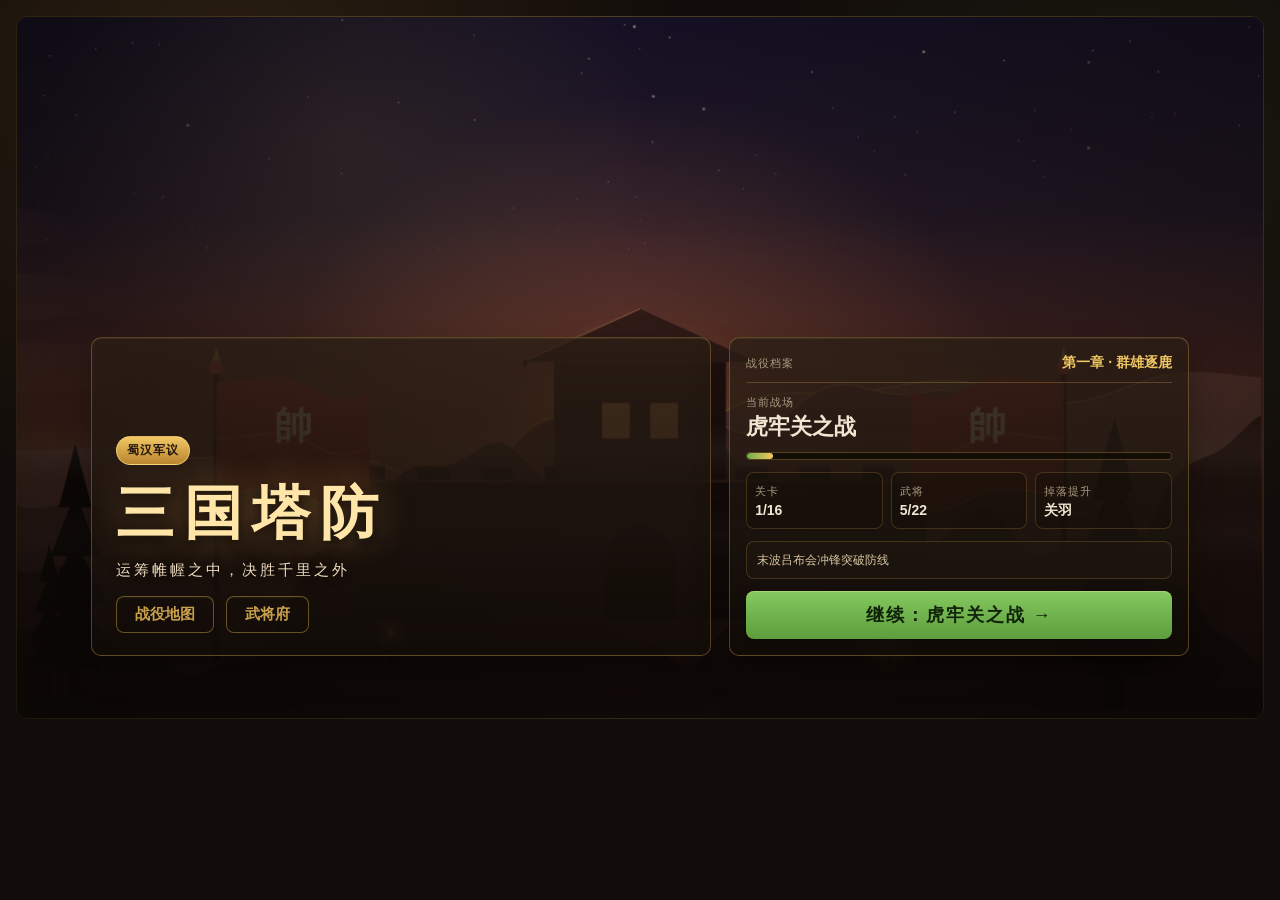
<file: index.html>
<!DOCTYPE html>
<html lang="zh-CN">
<head>
  <meta charset="UTF-8" />
  <meta name="viewport" content="width=device-width, initial-scale=1.0" />
  <title>三国塔防 · 虎牢关之战</title>
  <link rel="stylesheet" href="style.css?v=20260614-r61-walk-2frame" />
</head>
<body>
  <div id="app">

    <!-- ===== 场景：主界面（R19）===== -->
    <section id="sceneHome" class="scene">
      <canvas id="homeCanvas" class="home-bg" width="1280" height="720"></canvas>
      <div class="home-ui">
        <div class="home-command">
          <div class="home-primary">
            <span class="home-badge">蜀汉军议</span>
            <h1 class="home-title">三国塔防</h1>
            <p class="home-tagline">运筹帷幄之中，决胜千里之外</p>
            <div class="home-actions">
              <button id="homeStart" class="btn btn-ghost">战役地图</button>
              <button id="homeHeroes" class="btn btn-ghost">武将府</button>
            </div>
          </div>
          <div id="homeOverview" class="home-overview"></div>
        </div>
      </div>
    </section>

    <!-- ===== 场景：关卡选择（R19）===== -->
    <section id="sceneLevels" class="scene">
      <div class="scene-card levels-wrap">
        <h1 class="scene-title">三国塔防</h1>
        <p class="scene-sub">选择战场，运筹帷幄。</p>
        <div id="menuList" class="menu-list"></div>
        <div class="overlay-btns">
          <button id="levelsBack" class="btn btn-ghost">返回主界面</button>
          <button id="heroesBtn" class="btn btn-ghost">武将府</button>
        </div>
      </div>
    </section>

    <!-- ===== 场景：选将出战（R19）===== -->
    <section id="sceneDeck" class="scene">
      <div class="scene-card deck-card">
        <div class="deck-command">
          <div class="deck-command-main">
            <span class="deck-badge">出征军册</span>
            <h2 id="deckTitle">选将出战</h2>
            <p id="deckIntro" class="train-tip"></p>
          </div>
          <div id="deckMetrics" class="deck-metrics"></div>
        </div>
        <div class="deck-brief">
          <div id="deckIntel" class="level-intel"></div>
          <div id="deckSlots" class="deck-slots"></div>
        </div>
        <div class="deck-layout">
          <div class="deck-roster">
            <div class="deck-section-head">
              <span>军册</span>
              <b>点击卡片查看，点勾选入阵</b>
            </div>
            <div id="deckGrid" class="deck-grid"></div>
          </div>
          <aside class="deck-detail-wrap">
            <div class="deck-section-head">
              <span>将领档案</span>
              <b id="deckDetailState">待命</b>
            </div>
            <div id="deckDetail" class="deck-detail"></div>
          </aside>
        </div>
        <div class="deck-foot">
          <span id="deckCount" class="deck-count">已选 0/6</span>
          <div class="overlay-btns">
            <button id="deckStart" class="btn">出战</button>
            <button id="deckBack" class="btn btn-ghost">返回</button>
          </div>
        </div>
      </div>
    </section>

    <!-- ===== 场景：战斗（R19）：HUD + 战场 + 招贤馆 ===== -->
    <section id="sceneBattle" class="scene">
      <header id="hud">
        <div class="hud-left">
          <span class="hud-title">虎牢关之战</span>
          <div class="hud-resources">
            <span class="hud-item" data-kind="gold"><span class="hud-icon" aria-hidden="true"></span><span class="hud-copy">军粮 <b id="gold">0</b></span></span>
            <span class="hud-item" data-kind="hp"><span class="hud-icon" aria-hidden="true"></span><span class="hud-copy">城池 <b id="hp">0</b></span></span>
            <span class="hud-item" data-kind="wave"><span class="hud-icon" aria-hidden="true"></span><span class="hud-copy">波次 <b id="wave">0</b>/<b id="waveTotal">0</b></span></span>
          </div>
        </div>
        <div class="hud-actions">
          <button id="startBtn" class="btn">出战</button>
          <span class="skillbar">
            <button id="skillFire" class="skill-btn" data-skill="fire">
              <span class="sk-icon" aria-hidden="true"></span>
              <span class="sk-name">火计</span><span class="sk-cd"></span>
            </button>
            <button id="skillFort" class="skill-btn" data-skill="fort">
              <span class="sk-icon" aria-hidden="true"></span>
              <span class="sk-name">空城计</span><span class="sk-cd"></span>
            </button>
          </span>
        </div>
        <div class="hud-controls">
          <button id="pauseBtn" class="btn btn-sm">暂停</button>
          <button id="speedBtn" class="btn btn-sm">1x</button>
          <button id="muteBtn" class="btn btn-sm" title="音效开关">🔊</button>
          <button id="menuBtn" class="btn btn-sm">菜单</button>
        </div>
        <span id="speedHint" class="hud-hint"></span>
      </header>

      <div id="stage">
        <canvas id="game" width="960" height="600"></canvas>

        <aside id="shop">
          <h3>军令台 · 招贤</h3>
          <button id="recruitBtn" class="recruit-btn">
            <span class="rc-label">招贤</span>
            <span class="rc-cost" id="recruitCost">军粮 30</span>
          </button>
          <div id="candidates" class="candidates"></div>

          <div id="bondPanel" class="bond-panel">
            <div class="bond-title">羁绊</div>
            <div id="bondList" class="bond-list">未激活</div>
          </div>

          <div id="selInfo" class="sel-info">点击「招贤」抽取武将</div>
        </aside>
      </div>

      <!-- 战中结算弹窗：开战提示 / 通关 / 失败重试 -->
      <div id="overlay" class="overlay hidden">
        <div class="overlay-card" id="resultCard">
          <div id="ovBadge" class="result-badge">军报</div>
          <h2 id="ovTitle">三国塔防</h2>
          <p id="ovText" class="result-lead">守住虎牢关，击退董卓大军！</p>
          <div id="ovSummary" class="result-summary"></div>
          <div id="ovRewards" class="result-rewards"></div>
          <div id="ovNext" class="result-next"></div>
          <div class="overlay-btns">
            <button id="ovBtn" class="btn">开始</button>
            <button id="ovBtn2" class="btn btn-ghost hidden">返回主菜单</button>
          </div>
        </div>
      </div>
    </section>

    <!-- ===== 场景：武将府（R25-1）：列表 + 详情子视图 ===== -->
    <section id="sceneCodex" class="scene">
      <div class="scene-card codex-card">
        <div id="codexListView">
          <div class="codex-command">
            <div class="codex-command-main">
              <span class="codex-badge">将府军籍</span>
              <h2>武将府</h2>
              <p class="train-tip">查看武将素材、碎片、升级、被动与羁绊。</p>
            </div>
            <div id="codexMetrics" class="codex-metrics"></div>
          </div>
          <div class="codex-toolbar">
            <div class="codex-tools">
              <label>排序
                <select id="codexSort">
                  <option value="rarity">星级</option>
                  <option value="rank">等级</option>
                  <option value="owned">拥有</option>
                  <option value="arch">兵种</option>
                  <option value="name">姓名</option>
                </select>
              </label>
              <label>筛选
                <select id="codexFilter">
                  <option value="all">全部</option>
                  <option value="owned">已拥有</option>
                  <option value="locked">未拥有</option>
                  <option value="arch:spear">枪兵</option>
                  <option value="arch:archer">弓兵</option>
                  <option value="arch:strategist">谋士</option>
                </select>
              </label>
            </div>
          </div>
          <div class="codex-archive">
            <div class="codex-section-head"><span>武将军籍</span><b id="codexResultCount">0 名</b></div>
            <div id="codexHeroes" class="codex-list"></div>
          </div>
          <div class="bond-dossier">
            <div class="codex-section-head"><span>羁绊卷宗</span><b>上阵激活</b></div>
            <div id="codexBonds" class="codex-list"></div>
          </div>
          <button id="codexClose" class="btn">返回</button>
        </div>
        <div id="codexDetailView" class="hidden">
          <div class="detail-command">
            <div>
              <span class="codex-badge">将领档案</span>
              <h2>武将府</h2>
            </div>
            <button id="detailBackTop" class="btn btn-ghost">返回军籍</button>
          </div>
          <div id="detailBody"></div>
          <button id="detailBack" class="btn">返回武将府</button>
        </div>
      </div>
    </section>

  </div>

  <script src="data.js?v=20260614-r61-walk-2frame"></script>
  <script src="sprites.js?v=20260614-r61-walk-2frame"></script>
  <script src="audio.js?v=20260614-r61-walk-2frame"></script>
  <script src="game.js?v=20260614-r61-walk-2frame"></script>
</body>
</html>
</file>
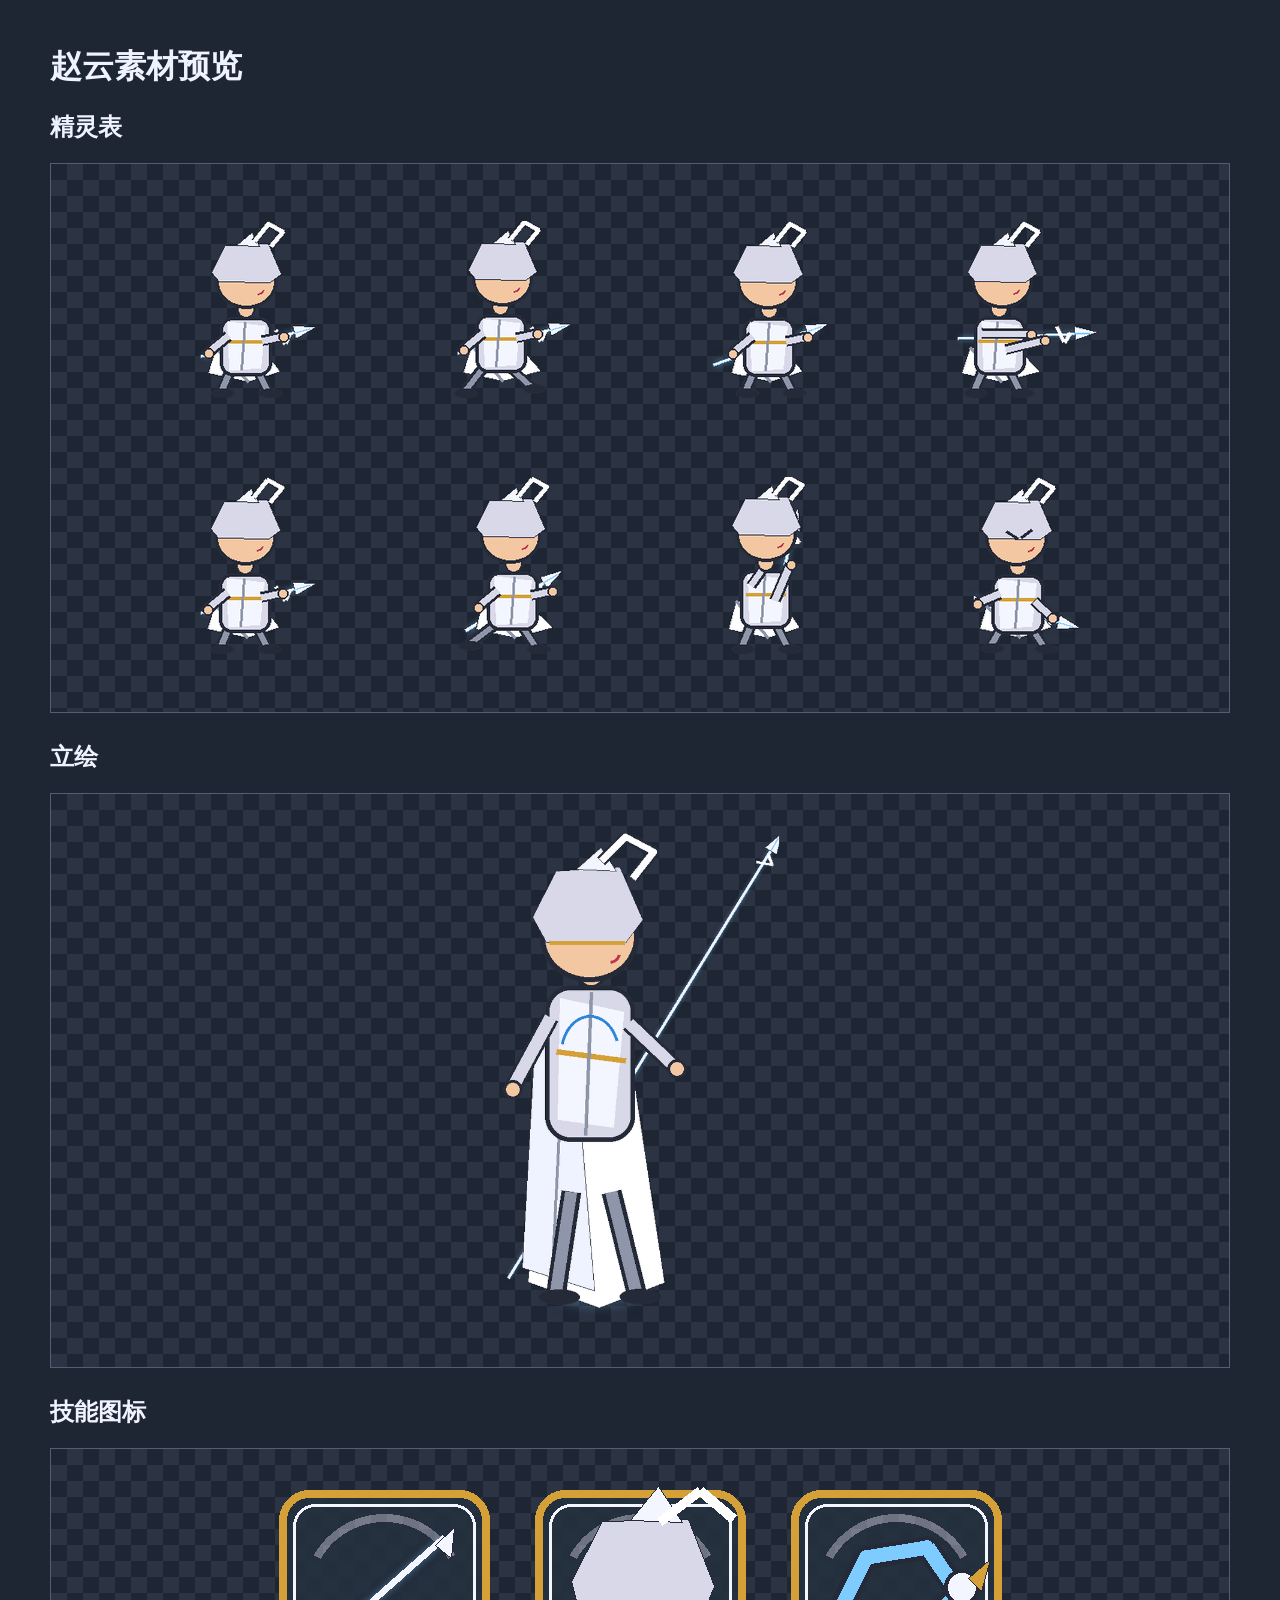
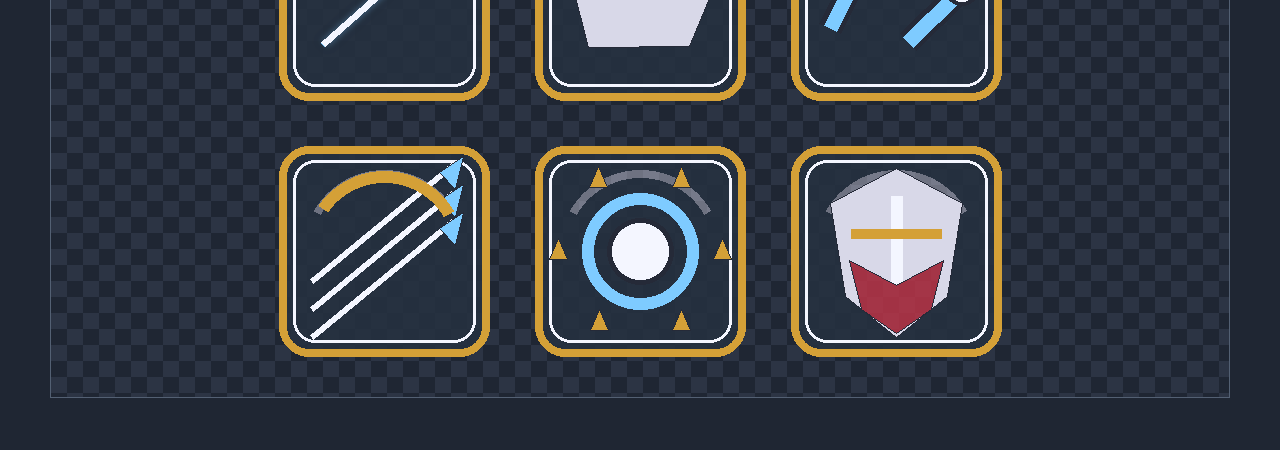
<file: 素材/赵云/preview.html>
<!doctype html>
<html lang="zh-CN">
<meta charset="utf-8">
<title>赵云素材预览</title>
<style>
  body { margin: 0; font-family: system-ui, sans-serif; background: #1f2633; color: #eef3ff; }
  main { max-width: 1180px; margin: 0 auto; padding: 24px; }
  section { margin-bottom: 28px; }
  .checker { padding: 18px; border: 1px solid #536073; background:
    linear-gradient(45deg, #2c3444 25%, transparent 25%),
    linear-gradient(-45deg, #2c3444 25%, transparent 25%),
    linear-gradient(45deg, transparent 75%, #2c3444 75%),
    linear-gradient(-45deg, transparent 75%, #2c3444 75%);
    background-size: 32px 32px; background-position: 0 0, 0 16px, 16px -16px, -16px 0;
  }
  img { max-width: 100%; image-rendering: auto; display: block; margin: 0 auto; }
  .small img { width: 384px; }
</style>
<main>
  <h1>赵云素材预览</h1>
  <section><h2>精灵表</h2><div class="checker"><img src="赵云精灵表.png" alt="赵云精灵表"></div></section>
  <section class="small"><h2>立绘</h2><div class="checker"><img src="赵云立绘.png" alt="赵云立绘"></div></section>
  <section><h2>技能图标</h2><div class="checker"><img src="赵云技能.png" alt="赵云技能"></div></section>
</main>
</html>
</file>
<file: style.css>
* { box-sizing: border-box; margin: 0; padding: 0; }

.hidden { display: none !important; }

:root {
  --bg: #1b1410;
  --panel: #2a201a;
  --panel-2: #34271e;
  --panel-3: #211812;
  --ink: #f0e6d2;
  --accent: #c8a04a;
  --accent-dark: #8a6d2f;
  --danger: #d4503a;
  --good: #6fae4a;
  --info: #7ec8ff;
  --skill: #9b83dc;
  --warn: #d99a45;
  --line: rgba(200,160,74,0.38);
}

body {
  background:
    radial-gradient(circle at 18% 8%, rgba(120,82,38,0.24), transparent 34%),
    radial-gradient(circle at 88% 18%, rgba(60,72,42,0.20), transparent 28%),
    #120d0a;
  color: var(--ink);
  font-family: "PingFang SC", "Microsoft YaHei", "Noto Sans CJK SC", sans-serif;
  display: flex;
  justify-content: center;
  padding: 16px;
  min-height: 100vh;
}

*::-webkit-scrollbar { width: 10px; height: 10px; }
*::-webkit-scrollbar-track { background: rgba(18,12,8,0.36); border-radius: 999px; }
*::-webkit-scrollbar-thumb {
  background: rgba(138,109,47,0.62);
  border: 2px solid rgba(18,12,8,0.36);
  border-radius: 999px;
}
*::-webkit-scrollbar-thumb:hover { background: rgba(200,160,74,0.72); }

#app {
  width: 1280px;
  max-width: 100%;
}

#hud {
  display: flex;
  align-items: center;
  justify-content: space-between;
  gap: 12px;
  flex-wrap: wrap;
  background: linear-gradient(180deg, rgba(62,45,30,0.96), rgba(33,24,18,0.98));
  border: 1px solid var(--line);
  border-radius: 10px;
  padding: 10px 12px;
  margin-bottom: 10px;
  box-shadow: 0 10px 24px rgba(0,0,0,0.22), inset 0 1px 0 rgba(255,230,170,0.08);
}

.hud-left, .hud-actions, .hud-controls, .hud-resources {
  display: flex;
  align-items: center;
  gap: 8px;
  min-width: 0;
}
.hud-left { flex: 1 1 360px; }
.hud-actions {
  flex: 0 1 auto;
  padding: 4px;
  background: rgba(18,12,8,0.22);
  border: 1px solid rgba(138,109,47,0.24);
  border-radius: 10px;
}
.hud-controls {
  flex: 0 0 auto;
  justify-content: flex-end;
  padding-left: 8px;
  border-left: 1px solid rgba(200,160,74,0.22);
}
.hud-resources { flex-wrap: wrap; }

.hud-title {
  min-width: 122px;
  flex-shrink: 0;
  padding: 4px 10px 4px 12px;
  border-left: 3px solid var(--accent);
  font-size: 18px;
  font-weight: 700;
  color: var(--accent);
  letter-spacing: 1px;
  line-height: 1.2;
}

.hud-item {
  display: flex;
  align-items: center;
  gap: 8px;
  min-width: 72px;
  padding: 6px 10px 6px 8px;
  background: rgba(18,12,8,0.34);
  border: 1px solid rgba(138,109,47,0.32);
  border-radius: 8px;
  font-size: 12px;
  color: #bcae90;
}
.hud-item b { display: block; color: #f1c763; font-size: 18px; line-height: 1.1; margin-top: 2px; }
.hud-icon {
  width: 28px;
  height: 28px;
  flex: 0 0 28px;
  background-image: url("assets/uiue/ui/resource_icons.png");
  background-size: 400% 400%;
  background-repeat: no-repeat;
  filter: drop-shadow(0 2px 3px rgba(0,0,0,0.36));
}
.hud-copy { min-width: 0; }
.hud-item[data-kind="gold"] { border-color: rgba(241,199,99,0.42); }
.hud-item[data-kind="gold"] b { color: #f1c763; }
.hud-item[data-kind="gold"] .hud-icon { background-position: 0 0; }
.hud-item[data-kind="hp"] { border-color: rgba(212,80,58,0.48); }
.hud-item[data-kind="hp"] b { color: #f08a73; }
.hud-item[data-kind="hp"] .hud-icon { background-position: 33.333% 0; }
.hud-item[data-kind="wave"] { border-color: rgba(126,200,255,0.44); }
.hud-item[data-kind="wave"] b { color: var(--info); }
.hud-item[data-kind="wave"] .hud-icon { background-position: 66.666% 0; }
.hud-hint {
  position: fixed;
  top: 18px;
  right: 18px;
  z-index: 20;
  min-height: 0;
  max-width: min(360px, calc(100vw - 36px));
  color: #f6dfad;
  font-size: 13px;
  line-height: 1.45;
  margin-left: 0;
  padding: 0;
  pointer-events: none;
  opacity: 0;
  transform: translateY(-6px);
  transition: opacity .16s ease, transform .16s ease;
}
.hud-hint:not(:empty) {
  opacity: 1;
  transform: translateY(0);
  padding: 9px 12px;
  background: linear-gradient(180deg, rgba(60,44,30,0.96), rgba(28,20,15,0.96));
  border: 1px solid rgba(241,199,99,0.45);
  border-radius: 8px;
  box-shadow: 0 12px 28px rgba(0,0,0,0.32), inset 0 1px 0 rgba(255,230,170,0.10);
}

.skillbar { display: flex; gap: 8px; }
.skill-btn {
  display: flex;
  flex-direction: column;
  align-items: center;
  justify-content: center;
  background: linear-gradient(180deg, #47336f, #2c2444);
  border: 1px solid #7963b5;
  border-radius: 8px;
  padding: 5px 10px;
  color: var(--ink);
  cursor: pointer;
  min-width: 82px;
  min-height: 66px;
  box-shadow: inset 0 1px 0 rgba(255,255,255,0.08);
}
.skill-btn:hover:not(:disabled) { border-color: #a08ad8; }
.skill-btn.armed { background: #6a5a9a; border-color: #c8b8f8; box-shadow: 0 0 8px #a08ad8; }
.skill-btn:disabled { background: #2a2438; border-color: #443a5a; color: #6a6080; cursor: default; }
.skill-btn[data-skill="fire"] { border-color: rgba(212,80,58,0.62); background: linear-gradient(180deg, #5a3026, #352018); }
.skill-btn[data-skill="fire"]:hover:not(:disabled) { border-color: #e07a5f; }
.skill-btn[data-skill="fort"] { border-color: rgba(155,131,220,0.66); background: linear-gradient(180deg, #47336f, #2c2444); }
.skill-btn[data-skill="fort"]:hover:not(:disabled) { border-color: #b69fe8; }
.skill-btn[data-skill="fire"].armed { box-shadow: 0 0 10px rgba(224,122,95,0.64); }
.skill-btn[data-skill="fort"].armed { box-shadow: 0 0 10px rgba(182,159,232,0.64); }
.sk-icon {
  width: 30px;
  height: 30px;
  flex: 0 0 30px;
  margin-bottom: 2px;
  background-size: contain;
  background-repeat: no-repeat;
  background-position: center;
  filter: drop-shadow(0 2px 4px rgba(0,0,0,0.36));
}
.skill-btn[data-skill="fire"] .sk-icon { background-image: url("assets/uiue/effects/fire_icon_256.png"); }
.skill-btn[data-skill="fort"] .sk-icon { background-image: url("assets/uiue/effects/fort_icon_256.png"); }
.sk-name { font-size: 14px; font-weight: 700; }
.sk-cd { font-size: 11px; color: #b8a8e8; min-height: 13px; }

.btn {
  background: linear-gradient(180deg, #dbb75c, #b98734);
  color: #2a1c08;
  border: none;
  border-radius: 8px;
  padding: 8px 18px;
  font-size: 15px;
  font-weight: 700;
  cursor: pointer;
  box-shadow: 0 8px 18px rgba(0,0,0,0.22), inset 0 1px 0 rgba(255,242,178,0.28);
  transition: transform .1s ease, box-shadow .1s ease, filter .1s ease, background .1s ease;
}
.btn:hover { background: linear-gradient(180deg, #e9c46a, #c6953d); filter: brightness(1.03); }
.btn:active { transform: translateY(1px); box-shadow: 0 4px 10px rgba(0,0,0,0.24), inset 0 1px 0 rgba(255,242,178,0.18); }
.btn:focus-visible, .skill-btn:focus-visible, .recruit-btn:focus-visible {
  outline: 2px solid rgba(241,199,99,0.72);
  outline-offset: 2px;
}
.btn:disabled { background: #6b5a3a; color: #9a8a72; cursor: default; box-shadow: none; transform: none; filter: none; }

.btn-sm { padding: 6px 12px; font-size: 13px; }
.btn-ghost {
  background: rgba(18,12,8,0.18);
  color: var(--accent);
  border: 1px solid rgba(138,109,47,0.72);
  box-shadow: inset 0 1px 0 rgba(255,230,170,0.05);
}
.btn-ghost:hover { background: rgba(200,160,74,0.12); }

.overlay-btns { display: flex; gap: 10px; justify-content: center; }

/* ===== 场景状态机（R19）：全屏互斥场景 ===== */
.scene { display: none; }
#sceneBattle.active { display: block; }
#sceneLevels.active, #sceneDeck.active, #sceneCodex.active { display: flex; justify-content: center; align-items: flex-start; padding: 24px 0 40px; }
.scene-card {
  width: 100%;
  background:
    linear-gradient(180deg, rgba(54,40,29,0.97), rgba(28,21,16,0.98));
  border: 1px solid var(--line);
  border-radius: 12px;
  padding: 22px 26px;
  text-align: center;
  max-height: 92vh;
  overflow-y: auto;
  box-shadow: 0 18px 42px rgba(0,0,0,0.30), inset 0 1px 0 rgba(255,230,170,0.08);
}
.levels-wrap { max-width: 1040px; }
.scene-title {
  color: #f1c763;
  font-size: 30px;
  font-weight: 800;
  letter-spacing: 4px;
  margin-bottom: 6px;
  text-shadow: 0 2px 12px rgba(0,0,0,0.45);
}
.scene-sub { color: #d8cdb8; font-size: 14px; margin-bottom: 18px; }

/* ===== 主界面 home（R19）===== */
#sceneHome { position: relative; overflow: hidden; border-radius: 12px; }
#sceneHome.active { display: block; }
.home-bg { width: 100%; height: auto; display: block; border-radius: 12px; border: 1px solid rgba(200,160,74,0.46); box-shadow: 0 18px 42px rgba(0,0,0,0.30); }
.home-ui {
  position: absolute;
  inset: 0;
  display: grid;
  align-items: end;
  padding: 5% 6%;
  pointer-events: none;
  background:
    linear-gradient(90deg, rgba(8,6,4,0.58), rgba(8,6,4,0.16) 48%, rgba(8,6,4,0.50)),
    radial-gradient(circle at 26% 18%, rgba(255,214,126,0.12), transparent 28%),
    linear-gradient(180deg, rgba(8,6,4,0.12), transparent 34%, rgba(8,6,4,0.42));
}
.home-ui button { pointer-events: auto; }
.home-command {
  display: grid;
  grid-template-columns: minmax(280px, 1fr) minmax(320px, 460px);
  gap: 18px;
  align-items: end;
  width: 100%;
  pointer-events: none;
}
.home-primary {
  padding: 22px 24px;
  align-self: stretch;
  display: flex;
  flex-direction: column;
  justify-content: flex-end;
  background: linear-gradient(180deg, rgba(42,30,21,0.78), rgba(18,12,8,0.76));
  border: 1px solid rgba(200,160,74,0.36);
  border-radius: 10px;
  box-shadow: 0 16px 34px rgba(0,0,0,0.32), inset 0 1px 0 rgba(255,230,170,0.08);
}
.home-primary, .home-report {
  pointer-events: auto;
}
.home-badge {
  width: fit-content;
  padding: 5px 10px;
  margin-bottom: 10px;
  color: #24170e;
  background: linear-gradient(180deg, #f1c763, #b9862f);
  border: 1px solid rgba(255,226,148,0.55);
  border-radius: 999px;
  font-size: 12px;
  font-weight: 800;
  letter-spacing: 1px;
}
.home-title {
  font-size: 58px;
  font-weight: 800;
  letter-spacing: 10px;
  color: #ffe6a8;
  text-shadow: 0 3px 14px rgba(0,0,0,0.85), 0 0 36px rgba(255,180,90,0.45);
}
.home-tagline {
  margin-top: 8px;
  max-width: 420px;
  font-size: 15px;
  letter-spacing: 3px;
  color: #f0dcc0;
  text-shadow: 0 1px 8px rgba(0,0,0,0.9);
}
.home-actions {
  display: flex;
  gap: 12px;
  align-items: center;
  justify-content: flex-start;
  flex-wrap: wrap;
  margin-top: 16px;
  pointer-events: auto;
}
.home-btn-main { font-size: 18px; padding: 12px 34px; letter-spacing: 2px; }
.home-overview { min-width: 0; align-self: stretch; }
.home-report {
  pointer-events: auto;
  background: linear-gradient(180deg, rgba(42,30,21,0.78), rgba(18,12,8,0.76));
  border: 1px solid rgba(200,160,74,0.36);
  border-radius: 10px;
  box-shadow: 0 16px 34px rgba(0,0,0,0.32), inset 0 1px 0 rgba(255,230,170,0.08);
  padding: 16px;
  display: flex;
  flex-direction: column;
  gap: 12px;
}
.hr-head {
  display: flex;
  justify-content: space-between;
  gap: 12px;
  align-items: center;
  padding-bottom: 10px;
  border-bottom: 1px solid rgba(200,160,74,0.30);
}
.hr-head span, .hr-current span, .home-metrics span {
  color: #a99a80;
  font-size: 11px;
  letter-spacing: 1px;
}
.hr-head b { color: #f1c763; font-size: 14px; }
.hr-current {
  display: flex;
  flex-direction: column;
  gap: 4px;
  text-align: left;
}
.hr-current strong {
  color: #f0e6d2;
  font-size: 22px;
  line-height: 1.2;
}
.hr-progress {
  appearance: none;
  -webkit-appearance: none;
  display: block;
  width: 100%;
  height: 8px;
  background: rgba(18,11,7,0.66);
  border: 1px solid rgba(138,109,47,0.52);
  border-radius: 999px;
  overflow: hidden;
}
.hr-progress::-webkit-progress-bar {
  background: rgba(18,11,7,0.66);
  border-radius: 999px;
}
.hr-progress::-webkit-progress-value {
  background: linear-gradient(90deg, #6fae4a, #f1c763);
  border-radius: 999px;
}
.hr-progress::-moz-progress-bar {
  background: linear-gradient(90deg, #6fae4a, #f1c763);
  border-radius: 999px;
}
.home-metrics {
  display: grid;
  grid-template-columns: repeat(3, minmax(0, 1fr));
  gap: 8px;
}
.home-metrics div {
  min-width: 0;
  padding: 8px;
  background: rgba(18,12,8,0.36);
  border: 1px solid rgba(138,109,47,0.36);
  border-radius: 8px;
}
.home-metrics b {
  display: block;
  margin-top: 3px;
  color: #f0e6d2;
  font-size: 14px;
  line-height: 1.25;
  overflow-wrap: anywhere;
}
.hr-intel {
  padding: 9px 10px;
  color: #d7c6a0;
  background: rgba(32,23,17,0.58);
  border: 1px solid rgba(138,109,47,0.36);
  border-radius: 8px;
  font-size: 12px;
  line-height: 1.55;
}
.ov-continue {
  background: linear-gradient(180deg, #85c95f, #5d9d3d);
  color: #10240a;
  align-self: stretch;
  justify-content: center;
}
.ov-continue:hover { background: linear-gradient(180deg, #93d86d, #67ad47); }

.menu-list {
  display: grid;
  grid-template-columns: repeat(2, minmax(0, 1fr));
  gap: 10px;
  margin-bottom: 20px;
  max-height: 62vh;
  overflow-y: auto;
  padding-right: 6px;
}
.menu-list.hidden { display: none; }
.chapter-head {
  grid-column: 1 / -1;
  text-align: left;
  font-size: 13px;
  font-weight: 700;
  letter-spacing: 1px;
  color: var(--accent);
  border-left: 3px solid var(--accent);
  padding: 2px 0 2px 8px;
  margin: 10px 0 2px;
}
.campaign-chapter {
  display: flex;
  align-items: center;
  justify-content: space-between;
  gap: 12px;
}
.campaign-chapter b {
  color: #9f9278;
  font-size: 12px;
  font-weight: 700;
}
.chapter-head:first-child { margin-top: 0; }
.chapter-head.locked { color: #9a8a72; border-left-color: #6a5a3a; }
.level-btn.boss { border-color: rgba(176,58,58,0.70); }
.level-btn.boss:hover:not(.locked) { border-color: #e05a4a; background: rgba(74,42,38,0.94); }
.level-btn .lv-boss { font-size: 12px; font-weight: 700; color: #e07a6a; }
.level-btn.locked .lv-boss { color: #8a6a64; }
.level-btn {
  display: grid;
  grid-template-rows: auto auto auto 1fr auto;
  gap: 9px;
  background: rgba(32,23,17,0.82);
  border: 1px solid rgba(138,109,47,0.64);
  border-radius: 8px;
  padding: 13px;
  color: var(--ink);
  cursor: pointer;
  font-size: 14px;
  text-align: left;
  box-shadow: inset 0 1px 0 rgba(255,230,170,0.05);
}
.level-btn:hover:not(.locked) { border-color: var(--accent); background: rgba(68,51,34,0.92); }
.campaign-card:hover:not(.locked) { transform: translateY(-1px); }
.camp-top {
  display: flex;
  align-items: center;
  justify-content: space-between;
  gap: 10px;
}
.camp-no {
  color: #9f9278;
  font-size: 12px;
  font-weight: 700;
}
.level-btn .lv-name {
  display: block;
  font-weight: 800;
  min-width: 0;
  color: #f0e6d2;
  font-size: 18px;
  line-height: 1.22;
  overflow-wrap: anywhere;
}
.level-btn .lv-tag {
  flex-shrink: 0;
  min-width: 58px;
  padding: 4px 8px;
  border-radius: 999px;
  background: rgba(200,160,74,0.12);
  border: 1px solid rgba(200,160,74,0.24);
  font-size: 12px;
  color: var(--accent);
  text-align: center;
}
.camp-tags {
  display: flex;
  flex-wrap: wrap;
  gap: 6px;
}
.camp-tags em, .camp-tags .lv-boss {
  font-style: normal;
  padding: 4px 7px;
  border-radius: 999px;
  background: rgba(200,160,74,0.10);
  border: 1px solid rgba(200,160,74,0.24);
  color: #d7c6a0;
  font-size: 11px;
  line-height: 1.1;
}
.camp-tags .lv-boss { color: #e07a6a; border-color: rgba(212,80,58,0.32); background: rgba(212,80,58,0.10); }
.camp-tags .lv-boss.muted { color: #9f9278; border-color: rgba(138,109,47,0.28); background: rgba(18,12,8,0.24); }
.camp-intel {
  display: grid;
  grid-template-columns: 1fr;
  gap: 6px;
}
.camp-intel span {
  display: block;
  min-width: 0;
  padding: 7px 8px;
  color: #cfc1a8;
  background: rgba(18,12,8,0.28);
  border: 1px solid rgba(138,109,47,0.30);
  border-radius: 7px;
  font-size: 12px;
  line-height: 1.45;
}
.camp-intel b {
  display: block;
  margin-bottom: 2px;
  color: #f1c763;
  font-size: 11px;
}
.camp-drop {
  display: block;
  color: #7ec8ff;
  font-size: 12px;
  line-height: 1.2;
}
.level-btn.locked { opacity: 0.54; cursor: default; }
.level-btn.locked .lv-tag { color: #9a8a72; border-color: rgba(120,92,70,0.36); background: rgba(120,92,70,0.10); }
.level-btn.cleared { border-color: rgba(111,174,74,0.46); }
.level-btn.cleared .lv-tag { color: var(--good); border-color: rgba(111,174,74,0.36); background: rgba(111,174,74,0.10); }
.level-btn.boss .lv-tag { color: #e07a6a; border-color: rgba(212,80,58,0.36); background: rgba(212,80,58,0.10); }

#stage {
  display: grid;
  grid-template-columns: minmax(0, 960px) 260px;
  justify-content: center;
  gap: 14px;
  align-items: start;
  width: 100%;
  padding: 14px;
  background:
    linear-gradient(180deg, rgba(50,37,26,0.94), rgba(24,18,14,0.96)),
    var(--panel-3);
  border: 1px solid var(--line);
  border-radius: 12px;
  box-shadow: 0 18px 42px rgba(0,0,0,0.28), inset 0 1px 0 rgba(255,230,170,0.07);
}

#game {
  display: block;
  width: 100%;
  max-width: 960px;
  height: auto !important;
  aspect-ratio: 960 / 600;
  align-self: start;
  justify-self: stretch;
  background: #120e0a;
  border: 1px solid rgba(200,160,74,0.42);
  border-radius: 8px;
  cursor: crosshair;
  box-shadow:
    0 8px 22px rgba(0,0,0,0.28),
    inset 0 0 0 1px rgba(255,235,180,0.06);
}

#shop {
  width: 260px;
  min-width: 0;
  max-height: calc(100vh - 116px);
  overflow-y: auto;
  background:
    linear-gradient(180deg, rgba(54,39,28,0.98), rgba(30,22,17,0.98));
  border: 1px solid var(--line);
  border-radius: 10px;
  padding: 12px;
  display: flex;
  flex-direction: column;
  gap: 12px;
  box-shadow: inset 0 1px 0 rgba(255,230,170,0.08);
}
#shop h3 {
  color: var(--accent);
  font-size: 18px;
  line-height: 1.2;
  padding-bottom: 8px;
  border-bottom: 1px solid rgba(200,160,74,0.28);
}

.tower-btn {
  display: flex;
  flex-direction: column;
  gap: 2px;
  background: rgba(32,23,17,0.82);
  border: 1px solid rgba(138,109,47,0.58);
  border-radius: 8px;
  padding: 10px;
  color: var(--ink);
  cursor: pointer;
  text-align: left;
}
.tower-btn:hover { border-color: var(--accent); }
.tower-btn.active { border-color: var(--accent); background: rgba(68,51,34,0.92); }
.tw-name { font-size: 15px; font-weight: 700; }
.tw-desc { font-size: 12px; color: #b8a888; }
.tw-cost { font-size: 12px; color: var(--accent); }
.tw-fac {
  font-style: normal;
  font-size: 11px;
  background: rgba(200,160,74,0.74);
  color: #1b1410;
  border-radius: 999px;
  padding: 1px 5px;
  margin-left: 4px;
  vertical-align: middle;
}

/* 招贤馆 */
.recruit-btn {
  display: flex;
  align-items: center;
  justify-content: space-between;
  gap: 12px;
  background: linear-gradient(180deg, #e4bd60, #b9862f);
  color: #2a1c08;
  border: none;
  border-radius: 8px;
  padding: 12px 14px;
  cursor: pointer;
  box-shadow: 0 8px 18px rgba(0,0,0,0.22), inset 0 1px 0 rgba(255,242,178,0.35);
}
.recruit-btn:hover:not(:disabled) { background: linear-gradient(180deg, #f0cc74, #c6953d); }
.recruit-btn:disabled { background: #6b5a3a; color: #9a8a72; cursor: default; }
.rc-label { font-size: 16px; font-weight: 700; }
.rc-cost { font-size: 13px; }

.candidates { display: flex; flex-direction: column; gap: 8px; min-height: 4px; }
.cand-portrait {
  width: 58px;
  height: 72px;
  object-fit: contain;
  object-position: center bottom;
  margin: 0;
  background: transparent;
  display: block;
}
.cand-portrait.hero-fallback { width: 54px; height: 66px; border-radius: 7px; }
.cand-card {
  display: grid;
  grid-template-columns: 62px minmax(0, 1fr);
  grid-template-areas:
    "portrait top"
    "portrait trait"
    "portrait cost";
  column-gap: 10px;
  row-gap: 3px;
  align-items: center;
  min-height: 88px;
  background: rgba(32,23,17,0.82);
  border: 1px solid rgba(138,109,47,0.72);
  border-radius: 8px;
  padding: 8px;
  color: var(--ink);
  cursor: pointer;
  text-align: left;
}
.cand-card:hover:not(.cant) { border-color: var(--accent); background: rgba(68,51,34,0.92); }
.cand-card[data-state="upgrade"] { border-color: rgba(111,174,74,0.72); }
.cand-card[data-state="deploy"] { border-color: rgba(126,200,255,0.44); }
.cand-card[data-state="short"] { border-color: rgba(212,80,58,0.42); }
.cand-card.cant { opacity: 0.62; cursor: default; }
.cand-card .cand-portrait { grid-area: portrait; justify-self: center; }
.cand-top { grid-area: top; display: flex; align-items: center; gap: 6px; min-width: 0; }
.cand-name { font-size: 15px; font-weight: 700; overflow: hidden; text-overflow: ellipsis; white-space: nowrap; min-width: 0; }
.cand-star { font-size: 11px; color: #e8c84a; flex-shrink: 0; }
.cand-trait { grid-area: trait; font-size: 12px; color: #b8a888; }
.cand-cost {
  grid-area: cost;
  font-size: 12px;
  color: var(--accent);
  padding: 2px 0;
}
.cand-cost.up { color: #6fae4a; }
.cand-card[data-state="deploy"] .cand-cost { color: var(--info); }
.cand-card[data-state="short"] .cand-cost { color: #e08a75; }

.bond-panel {
  background: rgba(32,23,17,0.74);
  border: 1px solid rgba(138,109,47,0.62);
  border-radius: 8px;
  padding: 10px;
}
.bond-title { font-size: 13px; color: var(--accent); font-weight: 700; margin-bottom: 4px; }
.bond-list { font-size: 12px; line-height: 1.6; color: #8a7a62; }
.bond-list .on { color: #6fae4a; font-weight: 700; }

.sel-info {
  margin-top: auto;
  font-size: 13px;
  color: #b8a888;
  line-height: 1.6;
  background: rgba(18,12,8,0.36);
  border: 1px solid rgba(138,109,47,0.46);
  border-radius: 8px;
  padding: 10px;
}
.sel-card { display: flex; flex-direction: column; gap: 7px; }
.sel-k {
  color: var(--accent);
  font-size: 12px;
  font-weight: 700;
  letter-spacing: 1px;
}
.sel-name {
  color: #f0e6d2;
  font-size: 16px;
  font-weight: 800;
  line-height: 1.25;
}
.sel-name span { color: #e8c84a; font-size: 12px; font-weight: 700; }
.sel-sub { color: #b8a888; font-size: 12px; line-height: 1.45; }
.sel-stats {
  display: grid;
  grid-template-columns: repeat(3, minmax(0, 1fr));
  gap: 6px;
}
.sel-stats span {
  min-width: 0;
  padding: 6px 7px;
  background: rgba(18,12,8,0.36);
  border: 1px solid rgba(138,109,47,0.36);
  border-radius: 6px;
  color: #9f9278;
  font-size: 11px;
}
.sel-stats b {
  display: block;
  color: #f1c763;
  font-size: 14px;
  line-height: 1.2;
  margin-top: 2px;
}
.sel-tags { display: flex; flex-wrap: wrap; gap: 5px; }
.sel-tags em {
  font-style: normal;
  color: #d7c6a0;
  background: rgba(74,58,42,0.72);
  border: 1px solid rgba(138,109,47,0.46);
  border-radius: 999px;
  padding: 3px 7px;
  font-size: 11px;
  line-height: 1.15;
}
.sel-action {
  color: #f1c763;
  background: rgba(200,160,74,0.10);
  border: 1px solid rgba(200,160,74,0.24);
  border-radius: 6px;
  padding: 6px 8px;
  font-size: 12px;
}
.sel-card.pending .sel-action { color: #7ec8ff; border-color: rgba(126,200,255,0.28); background: rgba(126,200,255,0.08); }
.sel-card.empty .sel-name { color: #d7c6a0; }

.overlay {
  position: fixed;
  inset: 0;
  background:
    radial-gradient(circle at 50% 42%, rgba(120,82,38,0.18), transparent 34%),
    rgba(0, 0, 0, 0.72);
  display: flex;
  align-items: center;
  justify-content: center;
  padding: 18px;
  z-index: 30;
  backdrop-filter: blur(2px);
}
.overlay.hidden { display: none; }
/* R21：结算卡入场动画（过场结束后揭示） */
@keyframes cutReveal {
  0% { opacity: 0; transform: scale(0.82) translateY(12px); }
  100% { opacity: 1; transform: scale(1) translateY(0); }
}
.overlay.cut-reveal .overlay-card { animation: cutReveal 0.42s cubic-bezier(0.22, 1.2, 0.36, 1) both; }
.overlay-card {
  width: min(560px, 100%);
  background:
    linear-gradient(180deg, rgba(58,42,29,0.98), rgba(24,18,14,0.98));
  border: 1px solid rgba(241,199,99,0.55);
  border-radius: 12px;
  padding: 28px 32px;
  text-align: center;
  box-shadow: 0 24px 60px rgba(0,0,0,0.42), inset 0 1px 0 rgba(255,230,170,0.10);
}
.result-badge {
  display: inline-flex;
  align-items: center;
  justify-content: center;
  min-width: 58px;
  height: 24px;
  padding: 0 10px;
  margin-bottom: 10px;
  color: #24170e;
  background: linear-gradient(180deg, #f1c763, #b9862f);
  border: 1px solid rgba(255,226,148,0.55);
  border-radius: 999px;
  font-weight: 800;
  font-size: 12px;
  letter-spacing: 1px;
}
.overlay-card[data-tone="lose"] .result-badge {
  color: #f7e6d0;
  background: linear-gradient(180deg, #9f3f34, #5a201c);
  border-color: rgba(230,104,82,0.55);
}
.overlay-card[data-tone="intro"] .result-badge {
  color: #ecf5ff;
  background: linear-gradient(180deg, #39779f, #23465f);
  border-color: rgba(126,200,255,0.50);
}
.overlay-card h2 {
  color: #f1c763;
  font-size: 28px;
  line-height: 1.2;
  letter-spacing: 2px;
  margin-bottom: 12px;
  padding-bottom: 10px;
  border-bottom: 1px solid rgba(200,160,74,0.30);
}
.overlay-card p,
.result-lead {
  font-size: 15px;
  line-height: 1.75;
  margin-bottom: 14px;
  color: #d8cdb8;
}
.result-summary {
  display: grid;
  grid-template-columns: repeat(3, minmax(0, 1fr));
  gap: 8px;
  margin: 0 0 12px;
}
.result-summary:empty { display: none; }
.result-stat {
  min-width: 0;
  padding: 9px 8px;
  background: rgba(18,12,8,0.36);
  border: 1px solid rgba(138,109,47,0.42);
  border-radius: 8px;
}
.result-stat span {
  display: block;
  color: #9f9278;
  font-size: 11px;
  line-height: 1.2;
}
.result-stat b {
  display: block;
  color: #f0e6d2;
  font-size: 15px;
  line-height: 1.25;
  margin-top: 4px;
  overflow-wrap: anywhere;
}
.result-rewards {
  display: flex;
  flex-wrap: wrap;
  justify-content: center;
  gap: 8px;
  min-height: 34px;
  margin: 0 0 12px;
}
.reward-chip {
  display: inline-flex;
  align-items: center;
  gap: 7px;
  min-height: 32px;
  padding: 6px 10px;
  background: rgba(200,160,74,0.12);
  border: 1px solid rgba(241,199,99,0.36);
  border-radius: 8px;
  color: #d8cdb8;
  font-size: 12px;
}
.reward-chip b { color: #f1c763; font-size: 13px; }
.reward-empty {
  width: 100%;
  padding: 8px 10px;
  color: #8f826d;
  background: rgba(18,12,8,0.24);
  border: 1px dashed rgba(138,109,47,0.36);
  border-radius: 8px;
  font-size: 12px;
}
.result-rewards.empty .reward-empty { display: block; }
.result-next {
  margin: 0 0 18px;
  padding: 9px 12px;
  color: #d7c6a0;
  background: rgba(32,23,17,0.58);
  border: 1px solid rgba(138,109,47,0.42);
  border-radius: 8px;
  font-size: 13px;
  line-height: 1.55;
}
.result-next.hidden { display: none; }
.overlay-card[data-tone="win"] {
  border-color: rgba(241,199,99,0.64);
  box-shadow: 0 24px 60px rgba(0,0,0,0.42), 0 0 36px rgba(200,160,74,0.16), inset 0 1px 0 rgba(255,230,170,0.10);
}
.overlay-card[data-tone="lose"] {
  border-color: rgba(190,74,58,0.62);
  box-shadow: 0 24px 60px rgba(0,0,0,0.45), 0 0 36px rgba(190,74,58,0.14), inset 0 1px 0 rgba(255,230,170,0.08);
}
.overlay-card .overlay-btns { padding-top: 2px; }

/* 图鉴 / 武将府 */
.codex-card { width: min(1040px, 94vw); max-width: 1040px; max-height: 90vh; overflow-y: auto; text-align: left; }
.codex-command {
  display: grid;
  grid-template-columns: minmax(0, 1fr) minmax(360px, 0.9fr);
  gap: 14px;
  align-items: stretch;
  margin-bottom: 12px;
}
.codex-command-main,
.detail-command {
  border: 1px solid rgba(138,109,47,0.42);
  border-radius: 8px;
  background: linear-gradient(180deg, rgba(32,23,17,0.76), rgba(18,12,8,0.44));
}
.codex-command-main { padding: 14px 16px; }
.codex-badge {
  display: inline-flex;
  align-items: center;
  height: 22px;
  padding: 0 8px;
  border: 1px solid rgba(200,160,74,0.36);
  border-radius: 999px;
  color: #d8b25c;
  background: rgba(200,160,74,0.10);
  font-size: 12px;
  font-weight: 800;
}
.codex-card h2 {
  color: #f1c763;
  font-size: 28px;
  margin: 8px 0 5px;
}
.codex-metrics {
  display: grid;
  grid-template-columns: repeat(5, minmax(0, 1fr));
  gap: 8px;
}
.codex-metrics div {
  min-height: 62px;
  padding: 9px 10px;
  border: 1px solid rgba(138,109,47,0.42);
  border-radius: 8px;
  background: rgba(18,12,8,0.34);
}
.codex-metrics span {
  display: block;
  color: #9f9278;
  font-size: 11px;
  margin-bottom: 5px;
}
.codex-metrics b {
  color: #f0dfb8;
  font-size: 17px;
}
.codex-toolbar,
.codex-archive,
.bond-dossier {
  border: 1px solid rgba(138,109,47,0.42);
  border-radius: 8px;
  background: rgba(18,12,8,0.22);
  padding: 10px;
  margin-bottom: 12px;
}
.codex-section-head {
  display: flex;
  align-items: center;
  justify-content: space-between;
  gap: 10px;
  margin-bottom: 9px;
  color: #d8b25c;
  font-weight: 800;
}
.codex-section-head b {
  color: #9f9278;
  font-size: 12px;
  font-weight: 700;
}
.codex-h {
  color: var(--accent);
  font-size: 17px;
  margin: 16px 0 8px;
  border-bottom: 1px solid rgba(200,160,74,0.30);
  padding-bottom: 6px;
}
.codex-tools {
  display: flex;
  gap: 10px;
  align-items: center;
  flex-wrap: wrap;
  margin: 0;
  padding: 0;
  background: transparent;
  border: 0;
  border-radius: 0;
}
.codex-tools label {
  display: flex;
  align-items: center;
  gap: 6px;
  color: #b8a888;
  font-size: 13px;
}
.codex-tools select {
  min-width: 92px;
  background: rgba(18,12,8,0.82);
  border: 1px solid rgba(138,109,47,0.72);
  border-radius: 8px;
  color: #f0e6d2;
  padding: 6px 8px;
  font: inherit;
}
.codex-list { display: flex; flex-direction: column; gap: 8px; margin-bottom: 8px; }
.codex-empty { color: #9a8a72; text-align: center; padding: 18px 0; }
.codex-row {
  display: flex;
  align-items: center;
  gap: 10px;
  background: rgba(32,23,17,0.82);
  border: 1px solid rgba(138,109,47,0.58);
  border-radius: 8px;
  padding: 9px 12px;
  box-shadow: inset 0 1px 0 rgba(255,230,170,0.04);
}
.codex-row.hero-row {
  display: grid;
  grid-template-columns: auto minmax(0, 1fr) auto auto auto;
}
.codex-row.hero-row[data-state="upgradable"] { border-color: rgba(111,174,74,0.50); }
.codex-row.hero-row[data-state="recruitable"] { border-color: rgba(126,200,255,0.48); }
.codex-row.hero-row[data-state="maxed"] { border-color: rgba(200,160,74,0.42); }
.cx-portrait {
  width: 46px; height: 58px;
  object-fit: contain;
  object-position: center bottom;
  flex-shrink: 0;
  background: transparent;
  display: block;
}
.hero-fallback {
  position: relative; display: block; flex-shrink: 0; overflow: hidden;
  background:
    radial-gradient(circle at 50% 30%, color-mix(in srgb, var(--hero-color) 65%, #f0d8a0), transparent 30%),
    linear-gradient(150deg, color-mix(in srgb, var(--hero-color) 70%, #1b1410), #18120f);
  border: 1px solid color-mix(in srgb, var(--hero-color) 75%, #d8b25c);
  box-shadow: inset 0 0 0 1px rgba(255,255,255,.08);
  color: #f7e9c6;
}
.hero-fallback::before {
  content: ""; position: absolute; left: 50%; top: 39%; width: 42%; aspect-ratio: 1;
  transform: translate(-50%, -50%); border-radius: 50%; background: #f0c69a;
  box-shadow: 0 18px 0 10px color-mix(in srgb, var(--hero-color) 74%, #261914);
}
.hero-fallback::after {
  content: ""; position: absolute; left: 50%; top: 24%; width: 54%; height: 20%;
  transform: translateX(-50%); border-radius: 50% 50% 20% 20%; background: color-mix(in srgb, var(--hero-color) 80%, #24130e);
}
.hf-mark {
  position: absolute; left: 4px; top: 4px; z-index: 1; font-size: 10px; line-height: 1;
  background: rgba(20,12,8,.68); border-radius: 3px; padding: 2px 3px;
}
.hf-name {
  position: absolute; left: 50%; bottom: 12px; z-index: 1; transform: translateX(-50%);
  font-size: 20px; font-weight: 800; text-shadow: 0 1px 2px #000;
}
.hf-star {
  position: absolute; left: 0; right: 0; bottom: 2px; z-index: 1; text-align: center;
  font-size: 8px; color: #f1d66c; letter-spacing: 0;
}
.cx-main { flex: 1; min-width: 0; }
.codex-row .cx-name { font-weight: 700; font-size: 16px; margin-right: 5px; }
.codex-row .cx-star { color: #e8c84a; font-size: 12px; margin-right: 5px; }
.codex-row .cx-fac { font-size: 11px; background: rgba(200,160,74,0.74); color: #1b1410; border-radius: 999px; padding: 1px 6px; }
.codex-row .cx-desc { font-size: 12px; color: #b8a888; margin: 2px 0 4px; }
.codex-row .cx-progress { font-size: 12px; color: #7ec8ff; min-width: 118px; text-align: right; }
.codex-row .cx-state {
  min-width: 58px;
  padding: 4px 7px;
  border-radius: 999px;
  text-align: center;
  font-size: 12px;
  color: #d8cdb8;
  border: 1px solid rgba(138,109,47,0.36);
  background: rgba(74,58,42,0.42);
}
.codex-row[data-state="upgradable"] .cx-state { color: var(--good); border-color: rgba(111,174,74,0.34); background: rgba(111,174,74,0.10); }
.codex-row[data-state="recruitable"] .cx-state { color: var(--info); border-color: rgba(126,200,255,0.28); background: rgba(126,200,255,0.08); }
.codex-row[data-state="locked"] .cx-state { color: #9a8a72; }
.codex-row .cx-cost {
  font-size: 12px;
  color: var(--accent);
  min-width: 54px;
  text-align: center;
  padding: 4px 7px;
  border: 1px solid rgba(200,160,74,0.24);
  border-radius: 999px;
  background: rgba(200,160,74,0.10);
}
.codex-row .cx-hint {
  font-size: 11px;
  color: #9a8a72;
  min-width: 0;
  text-align: right;
  line-height: 1.35;
  white-space: nowrap;
}
.codex-card .btn { display: block; margin: 16px auto 0; }
.hero-tags { display: flex; flex-wrap: wrap; gap: 4px; }
.hero-tags em {
  font-style: normal; font-size: 10px; line-height: 1; color: #f0dfb8;
  background: rgba(74,58,42,0.72); border: 1px solid rgba(138,109,47,0.46); border-radius: 999px; padding: 3px 6px;
}
.bond-need-line { font-size: 11px; color: #8a7a62; padding: 0 12px 2px; }
.bond-row {
  display: grid;
  grid-template-columns: minmax(0, 1fr) auto;
  gap: 4px 10px;
  background: rgba(32,23,17,0.82);
  border: 1px solid rgba(138,109,47,0.52);
  border-radius: 8px;
  padding: 10px 12px;
}
.bond-row .bond-need-line {
  display: inline;
  padding: 0;
  margin-left: 8px;
}
.bond-row .cx-desc { grid-column: 1 / -1; }
.bond-owned {
  align-self: start;
  min-width: 42px;
  text-align: center;
  color: #d8b25c;
  border: 1px solid rgba(200,160,74,0.28);
  border-radius: 999px;
  background: rgba(200,160,74,0.08);
  padding: 3px 8px;
  font-size: 12px;
  font-weight: 800;
}

/* 养成 */
.train-tip { font-size: 12px; color: #b8a888; text-align: center; margin-bottom: 10px; }
.level-intel {
  background: rgba(32,23,17,0.82); border: 1px solid rgba(138,109,47,0.56); border-radius: 10px;
  padding: 10px 12px; margin: 0 0 12px; text-align: left;
}
.intel-head { display: flex; align-items: center; gap: 6px; color: var(--accent); font-weight: 700; font-size: 14px; margin-bottom: 8px; }
.intel-head em {
  font-style: normal; font-size: 10px; color: #f0dfb8; background: rgba(74,58,42,0.72);
  border: 1px solid rgba(138,109,47,0.46); border-radius: 999px; padding: 3px 6px;
}
.intel-grid { display: grid; grid-template-columns: repeat(2, minmax(0, 1fr)); gap: 10px; }
.intel-grid b { display: block; color: #d8cdb8; font-size: 12px; margin-bottom: 4px; }
.intel-grid p { color: #b8a888; font-size: 12px; line-height: 1.45; margin: 0 0 3px; }
.train-row {
  display: flex; align-items: center; gap: 10px;
  background: rgba(32,23,17,0.82); border: 1px solid rgba(138,109,47,0.56); border-radius: 8px; padding: 8px 12px;
}
.train-row.maxed { border-color: #6fae4a; }
.train-info { flex: 1; min-width: 0; }
.train-name { font-weight: 700; font-size: 15px; }
.train-name .tr-star { color: #e8c84a; font-size: 11px; margin-left: 4px; }
.train-meta { font-size: 12px; color: #b8a888; margin-top: 2px; }
.train-meta .tr-rank { color: var(--accent); font-weight: 700; }
.train-meta .tr-shard { color: #7ec8ff; }
.train-passive { font-size: 11px; margin-top: 2px; }
.train-passive .on { color: #6fae4a; }
.train-passive .off { color: #9a8a72; }
.train-up {
  background: linear-gradient(180deg, #dbb75c, #b98734); color: #2a1c08; border: none; border-radius: 8px;
  padding: 8px 12px; font-size: 13px; font-weight: 700; cursor: pointer; white-space: nowrap; min-width: 92px;
}
.train-up:hover:not(:disabled) { background: linear-gradient(180deg, #e9c46a, #c6953d); }
.train-up:disabled { background: #4a3c2a; color: #8a7a62; cursor: default; }
.train-up.maxed { background: transparent; border: 1px solid #6fae4a; color: #6fae4a; cursor: default; }

/* 选将（R10/R45） */
.deck-card { width: min(1180px, 94vw); max-width: 1180px; max-height: 90vh; overflow-y: auto; }
.deck-command {
  display: grid;
  grid-template-columns: minmax(0, 1fr) minmax(360px, 0.9fr);
  gap: 16px;
  align-items: stretch;
  margin-bottom: 12px;
}
.deck-command-main {
  padding: 14px 16px;
  border: 1px solid rgba(138,109,47,0.42);
  border-radius: 8px;
  background: linear-gradient(180deg, rgba(32,23,17,0.76), rgba(18,12,8,0.44));
}
.deck-badge {
  display: inline-flex;
  align-items: center;
  height: 22px;
  padding: 0 8px;
  border: 1px solid rgba(200,160,74,0.36);
  border-radius: 999px;
  color: #d8b25c;
  background: rgba(200,160,74,0.10);
  font-size: 12px;
  font-weight: 800;
}
.deck-card h2 { color: #f1c763; font-size: 28px; margin: 8px 0 5px; }
.deck-metrics {
  display: grid;
  grid-template-columns: repeat(2, minmax(0, 1fr));
  gap: 8px;
}
.deck-metrics div {
  min-height: 58px;
  padding: 9px 10px;
  border: 1px solid rgba(138,109,47,0.42);
  border-radius: 8px;
  background: rgba(18,12,8,0.34);
}
.deck-metrics span {
  display: block;
  color: #9f9278;
  font-size: 11px;
  margin-bottom: 4px;
}
.deck-metrics b {
  display: block;
  color: #f0dfb8;
  font-size: 14px;
  white-space: nowrap;
  overflow: hidden;
  text-overflow: ellipsis;
}
.deck-brief {
  display: grid;
  grid-template-columns: minmax(0, 1fr) 360px;
  gap: 14px;
  align-items: stretch;
  margin-bottom: 14px;
}
.deck-slots {
  border: 1px solid rgba(138,109,47,0.56);
  border-radius: 8px;
  background: rgba(32,23,17,0.82);
  padding: 10px;
}
.deck-slots-head {
  display: flex;
  align-items: center;
  justify-content: space-between;
  margin-bottom: 8px;
  color: #d8b25c;
  font-weight: 800;
}
.deck-slots-head b { color: var(--good); }
.deck-slot-list {
  display: grid;
  grid-template-columns: repeat(3, minmax(0, 1fr));
  gap: 8px;
}
.deck-slot {
  min-height: 78px;
  border: 1px solid rgba(138,109,47,0.44);
  border-radius: 8px;
  background: rgba(18,12,8,0.30);
  color: #b9aa8e;
  display: grid;
  place-items: center;
  padding: 6px;
  font: inherit;
}
.deck-slot.filled {
  cursor: pointer;
  background: linear-gradient(180deg, rgba(47,62,36,0.76), rgba(18,24,14,0.78));
  color: #f0dfb8;
}
.deck-slot.filled.focus { border-color: var(--accent); box-shadow: inset 0 0 0 1px rgba(216,178,92,0.24); }
.deck-slot.empty i {
  width: 24px;
  height: 24px;
  border-radius: 50%;
  display: grid;
  place-items: center;
  border: 1px dashed rgba(200,160,74,0.36);
  color: rgba(216,178,92,0.72);
  font-style: normal;
  margin-bottom: 4px;
}
.slot-portrait {
  width: 38px;
  height: 44px;
  object-fit: contain;
  object-position: center bottom;
  display: block;
  margin: 0 auto 3px;
}
.slot-portrait.hero-fallback { border-radius: 6px; }
.deck-slot span {
  max-width: 100%;
  font-size: 12px;
  font-weight: 800;
  white-space: nowrap;
  overflow: hidden;
  text-overflow: ellipsis;
}
.deck-layout { display: grid; grid-template-columns: minmax(470px, 1fr) 390px; gap: 16px; align-items: start; margin-bottom: 4px; }
.deck-roster,
.deck-detail-wrap {
  min-width: 0;
}
.deck-section-head {
  display: flex;
  align-items: center;
  justify-content: space-between;
  gap: 10px;
  margin-bottom: 8px;
  color: #d8b25c;
  font-weight: 800;
}
.deck-section-head b {
  color: #9f9278;
  font-size: 12px;
  font-weight: 700;
}
#deckDetailState {
  color: var(--info);
  border: 1px solid rgba(126,200,255,0.28);
  border-radius: 999px;
  padding: 2px 8px;
  background: rgba(126,200,255,0.08);
}
.deck-grid {
  display: grid;
  grid-template-columns: repeat(3, minmax(0, 1fr));
  gap: 10px;
  margin: 4px 0 12px;
  padding: 10px;
  background: rgba(18,12,8,0.24);
  border: 1px solid rgba(138,109,47,0.28);
  border-radius: 10px;
}
.deck-cell {
  position: relative;
  background: rgba(32,23,17,0.84);
  border: 1px solid rgba(138,109,47,0.64);
  border-radius: 8px;
  padding: 9px 7px 8px;
  cursor: pointer;
  text-align: center;
  min-height: 164px;
  transition: border-color .1s, background .1s, transform .1s;
}
.deck-cell:hover { border-color: var(--accent); transform: translateY(-1px); }
.deck-cell.on { border-color: var(--good); background: linear-gradient(180deg, rgba(47,62,36,0.92), rgba(30,38,24,0.92)); }
.deck-cell.focus { box-shadow: 0 0 0 2px rgba(216, 178, 92, .28) inset, 0 8px 18px rgba(0,0,0,0.22); }
.deck-cell.disabled { opacity: 0.4; cursor: default; }
.deck-cell .dk-portrait { width: 64px; height: 78px; object-fit: contain; object-position: center bottom; display: block; margin: 0 auto 4px; }
.deck-cell .dk-portrait.hero-fallback { margin: 0 auto 2px; border-radius: 7px; }
.deck-cell .dk-name { font-size: 14px; font-weight: 700; overflow: hidden; text-overflow: ellipsis; white-space: nowrap; }
.deck-cell .dk-star { font-size: 10px; color: #e8c84a; }
.deck-cell .dk-meta { display: flex; justify-content: center; gap: 6px; font-size: 10px; color: var(--accent); margin-top: 2px; }
.deck-cell .dk-pas { font-size: 10px; margin-top: 1px; color: #9a8a72; }
.deck-cell .dk-pas.on { color: #6fae4a; }
.dk-tags { justify-content: center; margin-top: 4px; min-height: 20px; }
.deck-cell .dk-check {
  position: absolute;
  top: 6px;
  right: 7px;
  width: 26px;
  height: 26px;
  line-height: 22px;
  border-radius: 50%;
  border: 1px solid #6fae4a;
  background: #1e2618;
  color: #6fae4a;
  font-size: 14px;
  font-weight: 700;
  cursor: pointer;
}
.deck-cell.on .dk-check { background: #6fae4a; color: #1b1410; }
.deck-detail {
  background: rgba(32,23,17,0.86);
  border: 1px solid rgba(138,109,47,0.64);
  border-radius: 10px;
  padding: 14px;
  max-height: 70vh;
  overflow-y: auto;
  text-align: left;
  box-shadow: inset 0 1px 0 rgba(255,230,170,0.05);
}
.deck-detail .dt-portrait { width: 88px; height: 110px; }
.deck-detail .dt-name { font-size: 21px; }
.deck-detail .dt-stats { grid-template-columns: repeat(2, minmax(0, 1fr)); }
.deck-detail .dt-stat { padding: 7px 9px; }
.deck-detail .dt-stat b { font-size: 16px; }
.deck-detail-toggle { width: 100%; margin-top: 10px; }
.deck-empty { color: #9a8a72; text-align: center; padding: 32px 0; }
.deck-foot {
  position: static;
  z-index: 1;
  display: flex;
  flex-direction: row;
  justify-content: space-between;
  align-items: center;
  gap: 10px;
  margin-top: 12px;
  padding: 12px 0 0;
  border-top: 1px solid rgba(200,160,74,0.22);
  background: transparent;
}
.deck-count { font-size: 14px; color: var(--accent); font-weight: 700; }
.deck-count.full { color: var(--good); }

/* 图鉴武将详细页（R15） */
.codex-row.hero-row { cursor: pointer; transition: border-color .1s, background .1s, transform .1s; }
.codex-row.hero-row:hover { border-color: var(--accent); background: rgba(68,51,34,0.92); transform: translateY(-1px); }
.detail-command {
  display: flex;
  align-items: center;
  justify-content: space-between;
  gap: 14px;
  padding: 12px 14px;
  margin-bottom: 12px;
}
.detail-command h2 { margin: 6px 0 0; }
.detail-command .btn { margin: 0; flex-shrink: 0; }
.detail-card { max-width: 560px; max-height: 88vh; overflow-y: auto; text-align: left; }
.dt-head { display: flex; gap: 14px; align-items: flex-start; margin-bottom: 12px; }
.dt-portrait {
  width: 104px;
  height: 132px;
  object-fit: contain;
  object-position: center bottom;
  flex-shrink: 0;
  background: rgba(18,12,8,0.62);
  border: 1px solid rgba(138,109,47,0.48);
  border-radius: 10px;
}
.dt-portrait.hero-fallback { border-radius: 8px; }
.dt-title { flex: 1; min-width: 0; }
.dt-name { font-size: 24px; font-weight: 700; color: var(--accent); }
.dt-name .dt-star { font-size: 14px; color: #e8c84a; }
.dt-sub { font-size: 13px; color: #b8a888; margin-top: 4px; }
.dt-meta { font-size: 13px; color: #7ec8ff; margin-top: 6px; }
.dt-stats { display: grid; grid-template-columns: repeat(2, 1fr); gap: 8px; margin: 4px 0 6px; }
.dt-stat { display: flex; justify-content: space-between; align-items: baseline; background: rgba(32,23,17,0.82); border: 1px solid rgba(138,109,47,0.56); border-radius: 8px; padding: 8px 12px; }
.dt-stat span { font-size: 13px; color: #b8a888; }
.dt-stat b { font-size: 18px; color: var(--ink); }
.dt-tip { font-size: 11px; color: #8a7a62; margin-bottom: 8px; }
.dt-section { color: var(--accent); font-size: 15px; font-weight: 700; margin: 12px 0 6px; border-bottom: 1px solid rgba(200,160,74,0.28); padding-bottom: 5px; }
.dt-passive {
  display: flex;
  align-items: center;
  gap: 10px;
  background: rgba(32,23,17,0.82);
  border: 1px solid rgba(138,109,47,0.56);
  border-radius: 8px;
  padding: 10px 12px;
  font-size: 13px;
  line-height: 1.6;
  color: #d8cdb8;
}
.dt-passive.on { border-color: #6fae4a; }
.dt-passive-text { flex: 1; min-width: 0; }
.dt-passive-icon {
  width: 58px;
  height: 58px;
  display: flex;
  align-items: center;
  justify-content: center;
  flex-shrink: 0;
  background: rgba(18,12,8,0.70);
  border: 1px solid rgba(138,109,47,0.56);
  border-radius: 8px;
}
.dt-passive-icon img { width: 48px; height: 48px; object-fit: contain; display: block; }
.dt-passive .dt-on { color: #6fae4a; font-weight: 700; }
.dt-passive .dt-off { color: #9a8a72; }
.detail-tags { margin-top: 6px; }
.dt-grow { display: flex; align-items: center; justify-content: space-between; gap: 10px; background: rgba(32,23,17,0.82); border: 1px solid rgba(138,109,47,0.56); border-radius: 8px; padding: 10px 12px; font-size: 13px; color: #d8cdb8; }
.dt-grow .train-up { margin: 0; flex-shrink: 0; }
.dt-bond { background: rgba(32,23,17,0.82); border: 1px solid rgba(138,109,47,0.56); border-radius: 8px; padding: 8px 12px; margin-bottom: 6px; }
.dt-bond-name { font-size: 14px; font-weight: 700; color: var(--accent); }
.dt-bond-need { font-size: 11px; color: #8a7a62; margin-left: 8px; }
.dt-bond-desc { font-size: 12px; color: #b8a888; margin-top: 2px; }
.detail-card .btn { display: block; margin: 16px auto 0; }

/* 武将解锁 / 碎片招募（R17） */
.codex-row.hero-row.locked { opacity: 0.62; }
.codex-row .cx-cost.lock { color: #9a8a72; }
.train-row.locked { border-color: #5a4a6a; opacity: 0.92; }
.train-name .tr-locktag { font-size: 11px; margin-left: 6px; }
.train-meta .tr-lock { color: #c89a6a; font-weight: 700; }
.train-up.recruit { background: #8a6ad8; color: #f0e6ff; }
.train-up.recruit:hover:not(:disabled) { background: #a08ae8; }
.train-up.recruit:disabled { background: #3a3450; color: #7a7090; }

@media (max-width: 860px) {
  body { padding: 10px; }
  #hud { gap: 8px; }
  .hud-hint { top: 10px; right: 10px; max-width: calc(100vw - 20px); }
  .hud-left, .hud-actions, .hud-controls { width: 100%; flex-basis: 100%; }
  .hud-left { align-items: flex-start; flex-direction: column; }
  .hud-resources { width: 100%; }
  .hud-actions { justify-content: space-between; }
  .hud-controls { justify-content: flex-start; border-left: 0; padding-left: 0; flex-wrap: wrap; }
  .skillbar { flex: 1 1 auto; min-width: 0; }
  .skill-btn { flex: 1 1 0; min-width: 0; }
  #stage {
    grid-template-columns: 1fr;
    padding: 10px;
  }
  #game {
    width: 100%;
    max-width: 100%;
    height: auto !important;
    aspect-ratio: 960 / 600;
  }
  #shop {
    width: 100%;
    max-height: none;
  }
  .sel-stats { grid-template-columns: repeat(3, minmax(92px, 1fr)); }
  .scene-card { padding: 18px 14px; }
  .levels-wrap { max-width: 100%; }
  .menu-list { grid-template-columns: 1fr; max-height: 64vh; }
  .level-btn { align-items: flex-start; }
  .level-btn .lv-name { white-space: normal; }
  .deck-command,
  .deck-brief,
  .deck-layout { grid-template-columns: 1fr; }
  .deck-metrics { grid-template-columns: repeat(2, minmax(0, 1fr)); }
  .deck-slot-list { grid-template-columns: repeat(6, minmax(0, 1fr)); }
  .deck-slot { min-height: 70px; }
  .deck-section-head { align-items: flex-start; flex-direction: column; }
  .deck-grid { grid-template-columns: repeat(2, minmax(0, 1fr)); }
  .deck-detail { max-height: none; }
  .codex-command { grid-template-columns: 1fr; }
  .codex-metrics { grid-template-columns: repeat(3, minmax(0, 1fr)); }
  .codex-row.hero-row { grid-template-columns: auto minmax(0, 1fr) auto; }
  .codex-row.hero-row .cx-progress {
    grid-column: 2 / -1;
    text-align: left;
    min-width: 0;
  }
  .codex-row.hero-row .cx-cost {
    grid-column: 3;
  }
  .codex-row { flex-wrap: wrap; }
  .codex-row .cx-progress { text-align: left; min-width: 0; }
}

@media (max-width: 560px) {
  #sceneHome {
    overflow: visible;
    display: flex;
    flex-direction: column;
  }
  .home-bg {
    width: 100%;
    height: auto;
    max-height: 34vh;
    border-radius: 12px 12px 0 0;
  }
  .home-ui {
    position: relative;
    inset: auto;
    display: block;
    padding: 0 0 4px;
    overflow: visible;
    background: none;
  }
  .home-title { font-size: 42px; letter-spacing: 8px; }
  .home-tagline { font-size: 13px; letter-spacing: 2px; }
  .home-command { grid-template-columns: 1fr; gap: 12px; align-items: stretch; }
  .home-primary { padding: 14px 16px; justify-content: flex-start; }
  .home-report { padding: 14px; }
  .home-actions { margin-top: 14px; }
  .home-actions .btn { flex: 1 1 140px; }
  .home-metrics { grid-template-columns: 1fr; }
  .home-actions, .overlay-btns { flex-wrap: wrap; }
  .overlay-card { padding: 22px 18px; }
  .overlay-card h2 { font-size: 24px; }
  .result-summary { grid-template-columns: 1fr; }
  .result-rewards { justify-content: stretch; }
  .reward-chip { width: 100%; justify-content: space-between; }
  .deck-card h2 { font-size: 23px; }
  .deck-command-main { padding: 12px; }
  .deck-metrics { grid-template-columns: 1fr; }
  .deck-slot-list { grid-template-columns: repeat(3, minmax(0, 1fr)); }
  .deck-foot { align-items: stretch; flex-direction: column; }
  .deck-foot .overlay-btns { width: 100%; }
  .deck-foot .btn { flex: 1 1 120px; }
  .deck-grid { grid-template-columns: 1fr; }
  .deck-cell { min-height: 146px; }
  .codex-metrics { grid-template-columns: 1fr; }
  .codex-tools { align-items: stretch; }
  .codex-tools label { width: 100%; justify-content: space-between; }
  .codex-tools select { min-width: 150px; }
  .codex-row { align-items: flex-start; }
  .codex-row.hero-row {
    grid-template-columns: auto minmax(0, 1fr);
  }
  .codex-row.hero-row .cx-state,
  .codex-row.hero-row .cx-progress,
  .codex-row.hero-row .cx-cost,
  .codex-row.hero-row .cx-hint {
    grid-column: 2;
    justify-self: start;
    margin-left: 0;
  }
  .detail-command { align-items: stretch; flex-direction: column; }
  .detail-command .btn { width: 100%; }
  .sel-stats { grid-template-columns: 1fr; }
  .dt-head { flex-direction: column; align-items: center; text-align: center; }
  .dt-title { width: 100%; }
  .dt-stats { grid-template-columns: 1fr; }
  .dt-passive, .dt-grow { flex-direction: column; align-items: flex-start; }
}
</file>
